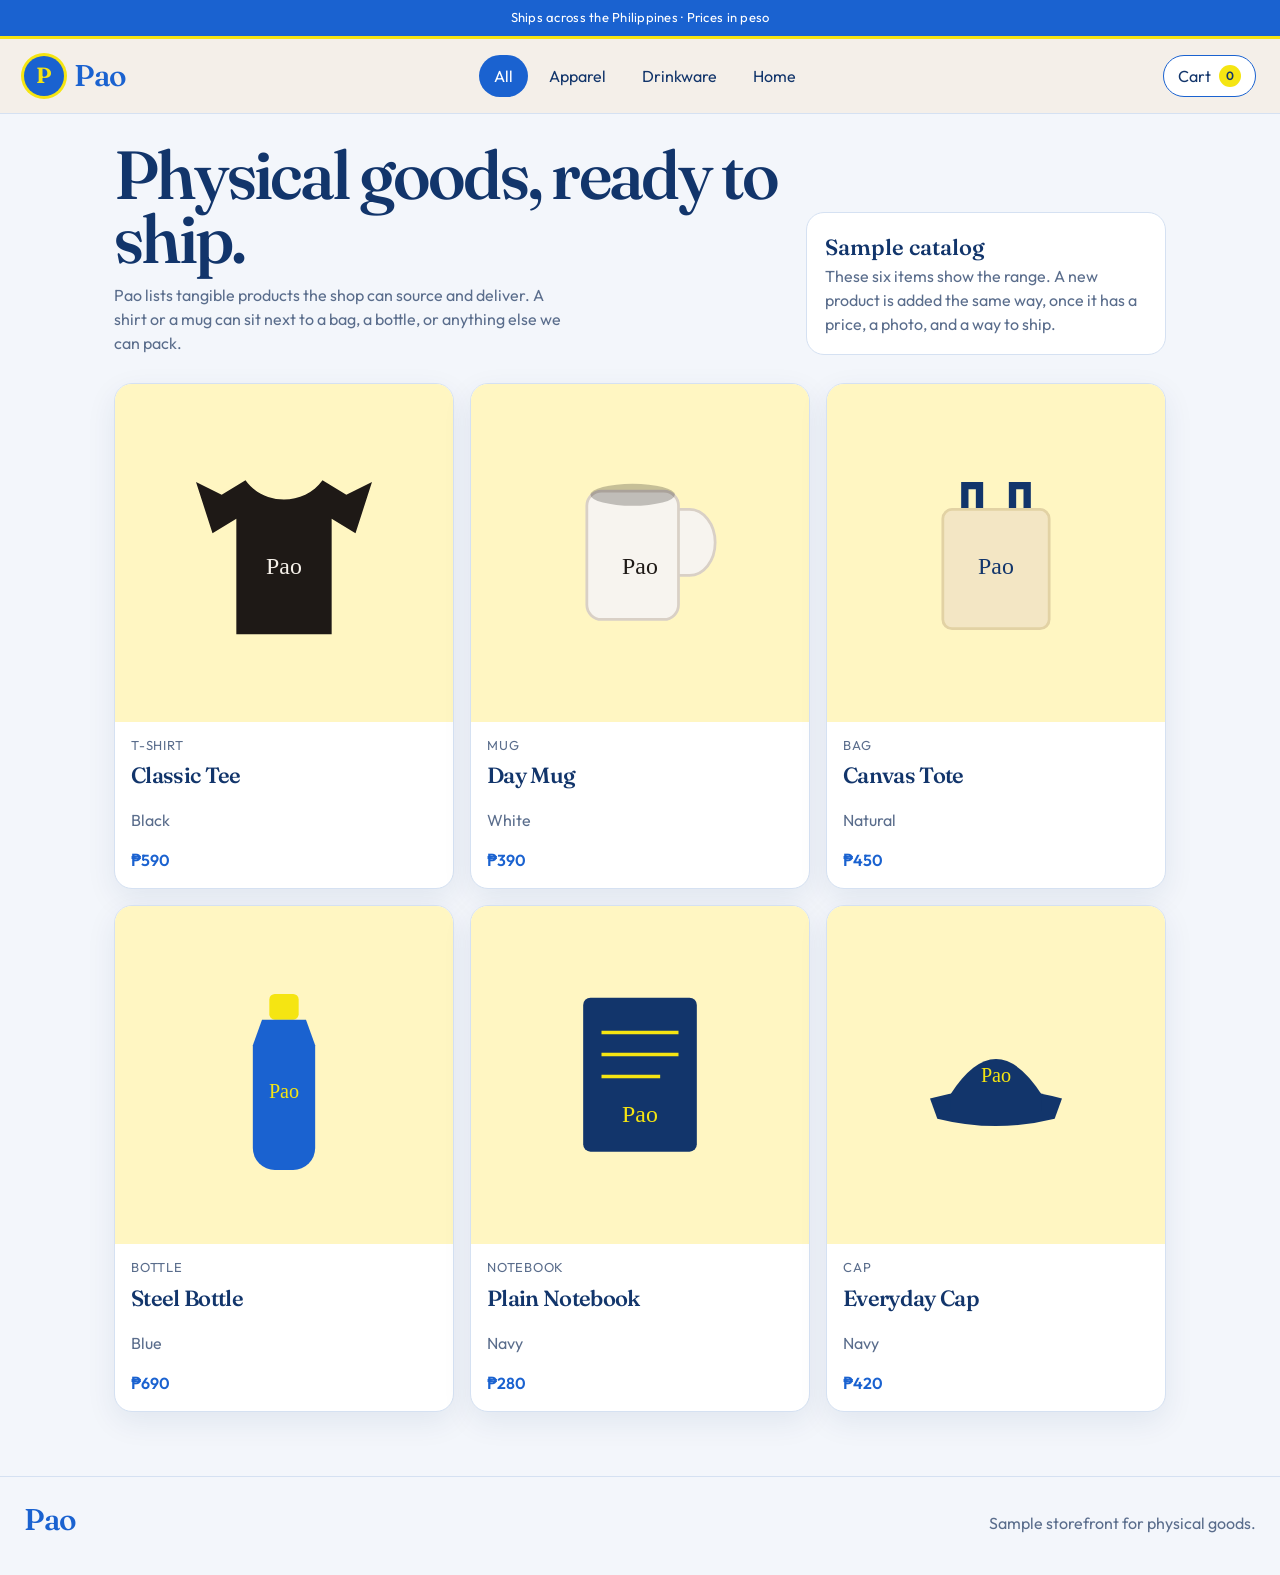
<file: index.html>
<!DOCTYPE html>
<html lang="en">
<head>
  <meta charset="UTF-8">
  <meta http-equiv="refresh" content="0; url=store/index.html">
  <title>Pao</title>
  <link rel="canonical" href="store/index.html">
</head>
<body>
  <p><a href="store/index.html">Open the Pao shop</a></p>
</body>
</html>
</file>
<file: store/styles.css>
:root {
  --paper: #f3f6fb;
  --card: #ffffff;
  --ink: #12356b;
  --muted: #5a6d8c;
  --line: #d5e1f2;
  --blue: #1a62d0;
  --blue-dark: #1249a8;
  --gold: #f5e512;
  --clay: var(--blue);
  --clay-dark: var(--blue-dark);
  --studio: #fff6c2;
  --shadow: 0 10px 30px rgba(18, 53, 107, 0.08);
  --serif: "Fraunces", Georgia, serif;
  --sans: "Outfit", "Segoe UI", sans-serif;
}

* { box-sizing: border-box; }

body {
  margin: 0;
  background: var(--paper);
  color: var(--ink);
  font-family: var(--sans);
  font-size: 16px;
  line-height: 1.5;
}

button, input, select {
  font: inherit;
  color: inherit;
}

button { cursor: pointer; }

.topbar {
  margin: 0;
  padding: 8px 16px;
  background: var(--blue);
  color: #ffffff;
  text-align: center;
  border-bottom: 3px solid var(--gold);
  font-size: 13px;
  letter-spacing: 0.02em;
}

.header {
  display: flex;
  align-items: center;
  justify-content: space-between;
  gap: 16px;
  padding: 16px 24px;
  position: sticky;
  top: 0;
  background: rgba(244, 239, 232, 0.94);
  backdrop-filter: blur(10px);
  border-bottom: 1px solid var(--line);
  z-index: 5;
}

.logo {
  display: flex;
  align-items: center;
  gap: 10px;
  text-decoration: none;
  color: inherit;
}

.logo-mark {
  width: 40px;
  height: 40px;
  border-radius: 50%;
  background: var(--blue);
  color: var(--gold);
  box-shadow: 0 0 0 3px var(--gold);
  display: grid;
  place-items: center;
  font-family: var(--serif);
  font-size: 22px;
  font-weight: 650;
}

.logo-word {
  font-family: var(--serif);
  font-size: 30px;
  font-weight: 560;
  letter-spacing: -0.03em;
  line-height: 1;
  color: var(--blue);
}

.nav {
  display: flex;
  gap: 6px;
  flex-wrap: wrap;
}

.nav button,
.ghost,
.primary,
.qty button,
.size-list button {
  border: 1px solid transparent;
  background: transparent;
  border-radius: 999px;
  padding: 8px 14px;
}

.nav button[aria-pressed="true"] {
  background: var(--blue);
  color: #ffffff;
}

.nav button:hover,
.ghost:hover { background: rgba(30, 25, 22, 0.06); }

.cart-button {
  display: inline-flex;
  align-items: center;
  gap: 8px;
  border: 1px solid var(--blue);
  background: var(--card);
  border-radius: 999px;
  padding: 8px 14px;
}

.cart-count {
  min-width: 22px;
  height: 22px;
  border-radius: 50%;
  background: var(--gold);
  color: var(--ink);
  display: grid;
  place-items: center;
  font-size: 12px;
  font-weight: 600;
}

main { padding: 28px 24px 64px; max-width: 1100px; margin: 0 auto; }

.hero {
  display: grid;
  grid-template-columns: 1.3fr 0.7fr;
  gap: 24px;
  align-items: end;
  margin-bottom: 28px;
}

.hero h1 {
  font-family: var(--serif);
  font-weight: 560;
  font-size: clamp(40px, 6vw, 68px);
  line-height: 0.95;
  letter-spacing: -0.04em;
  margin: 0 0 12px;
}

.hero p { margin: 0; color: var(--muted); max-width: 42ch; }

.hero-note {
  background: var(--card);
  border: 1px solid var(--line);
  border-radius: 18px;
  padding: 18px;
}

.hero-note strong { display: block; font-family: var(--serif); font-size: 22px; font-weight: 560; }

.grid {
  display: grid;
  grid-template-columns: repeat(3, 1fr);
  gap: 16px;
}

.card {
  background: var(--card);
  border: 1px solid var(--line);
  border-radius: 18px;
  overflow: hidden;
  text-align: left;
  padding: 0;
  box-shadow: var(--shadow);
}

.card:hover { transform: translateY(-2px); }

.art {
  background: var(--studio);
  aspect-ratio: 1;
  display: grid;
  place-items: center;
  padding: 18px;
}

.art svg { width: min(78%, 220px); height: auto; }

.card-body { padding: 14px 16px 16px; }

.kind {
  margin: 0;
  color: var(--muted);
  font-size: 13px;
  text-transform: uppercase;
  letter-spacing: 0.06em;
}

.card h2, .detail h1, .panel h1 {
  font-family: var(--serif);
  font-weight: 560;
  letter-spacing: -0.03em;
}

.card h2 { font-size: 22px; margin: 4px 0; }

.price { margin: 0; font-weight: 600; color: var(--blue); }

.detail {
  display: grid;
  grid-template-columns: 1fr 1fr;
  gap: 28px;
  align-items: start;
}

.detail .art {
  border-radius: 22px;
  min-height: 420px;
}

.detail h1 { font-size: clamp(36px, 4vw, 52px); margin: 8px 0; }

.muted { color: var(--muted); }

.size-list, .row, .totals { display: flex; gap: 8px; flex-wrap: wrap; align-items: center; }

.size-list { margin: 12px 0 18px; }

.size-list button[aria-pressed="true"] {
  background: var(--blue);
  color: #ffffff;
}

.primary {
  background: var(--clay);
  color: white;
  border-color: var(--clay);
  padding: 12px 18px;
}

.primary:hover { background: var(--clay-dark); }

.ghost { border-color: var(--line); background: var(--card); }

.back { margin-bottom: 16px; }

.panel {
  background: var(--card);
  border: 1px solid var(--line);
  border-radius: 18px;
  padding: 18px;
}

.line {
  display: grid;
  grid-template-columns: 72px 1fr auto;
  gap: 12px;
  align-items: center;
  padding: 12px 0;
  border-bottom: 1px solid var(--line);
}

.line .art { aspect-ratio: 1; border-radius: 12px; padding: 6px; }

.line .art svg { width: 100%; }

.qty button {
  width: 32px;
  height: 32px;
  border: 1px solid var(--line);
  border-radius: 50%;
  padding: 0;
  background: var(--paper);
}

.totals { justify-content: space-between; margin-top: 16px; }

.form {
  display: grid;
  gap: 12px;
  margin-top: 8px;
}

label { display: grid; gap: 6px; font-size: 14px; }

input, select {
  border: 1px solid var(--line);
  background: white;
  border-radius: 12px;
  padding: 12px;
}

.pay-options { display: grid; gap: 8px; }

.pay-options label {
  grid-template-columns: auto 1fr;
  align-items: center;
  border: 1px solid var(--line);
  border-radius: 12px;
  padding: 10px 12px;
  background: white;
}

.notice {
  background: #fff3a8;
  border-radius: 12px;
  padding: 12px;
  color: var(--ink);
}

.footer {
  border-top: 1px solid var(--line);
  padding: 28px 24px 40px;
  display: flex;
  justify-content: space-between;
  gap: 12px;
  align-items: end;
}

.footer p { margin: 0; color: var(--muted); }

.empty { padding: 28px 0; color: var(--muted); }

@media (max-width: 800px) {
  .header { flex-wrap: wrap; }
  .nav { order: 3; width: 100%; }
  .hero, .detail, .grid { grid-template-columns: 1fr; }
  .grid { grid-template-columns: 1fr 1fr; }
  .footer { flex-direction: column; align-items: start; }
}

@media (max-width: 520px) {
  .grid { grid-template-columns: 1fr; }
  main { padding: 20px 16px 48px; }
}
</file>
